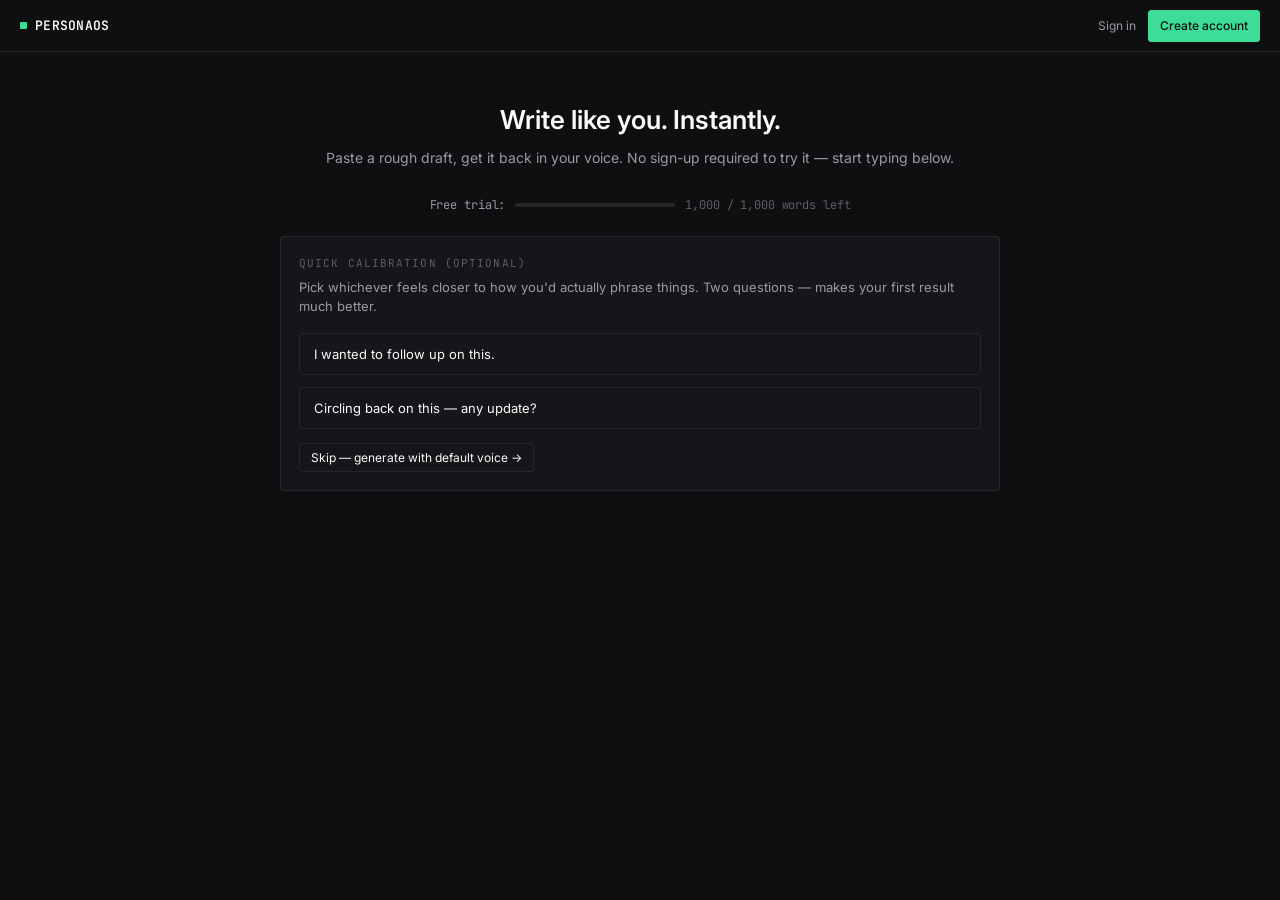
<file: index.html>
<!DOCTYPE html>
<html lang="en">
<head>
<meta charset="UTF-8" />
<meta name="viewport" content="width=device-width, initial-scale=1.0" />
<title>PersonaOS — Write like you, instantly</title>
<link rel="preconnect" href="https://fonts.googleapis.com">
<link href="https://fonts.googleapis.com/css2?family=Inter:wght@400;500;600&family=JetBrains+Mono:wght@400;500;600&display=swap" rel="stylesheet">
<link rel="stylesheet" href="css/style.css" />
<style>
  .landing-shell { max-width: 760px; margin: 0 auto; padding: 48px 20px 80px; }
  .landing-hero { text-align: center; margin-bottom: 28px; }
  .landing-hero h1 { font-size: 26px; font-weight: 600; margin-bottom: 8px; }
  .landing-hero p { font-size: 14px; }

  .trial-pill {
    display: flex; align-items: center; gap: 10px; justify-content: center;
    font-size: 12px; margin-bottom: 22px;
  }
  .trial-track { width: 160px; height: 4px; background: var(--border); border-radius: 2px; overflow: hidden; }
  .trial-fill { height: 100%; background: var(--accent); width: 0%; transition: width 0.2s; }
  .trial-fill.warn { background: var(--danger); }

  #miniOnboard .pair-option { text-align: left; justify-content: flex-start; padding: 12px 14px; }

  textarea#landingInput { height: 160px; font-size: 14.5px; line-height: 1.6; }
  #landingOutput { white-space: pre-wrap; font-size: 14.5px; line-height: 1.7; padding: 16px; }

  .modal-backdrop {
    position: fixed; inset: 0; background: rgba(0,0,0,0.65);
    display: none; align-items: center; justify-content: center; z-index: 50; padding: 20px;
  }
  .modal-box { width: 100%; max-width: 460px; padding: 26px; }
  .plan-grid { display: grid; grid-template-columns: 1fr 1fr; gap: 10px; margin: 18px 0; }
  .plan-card { padding: 14px; text-align: left; }
  .plan-card .plan-price { font-size: 18px; font-weight: 600; margin: 4px 0; }
</style>
</head>
<body data-page="landing">

  <div class="topbar">
    <div class="logo mono"><span class="dot"></span>PERSONAOS</div>
    <nav></nav>
    <div class="flex gap-sm center">
      <a href="login.html" class="dim" style="font-size:12px">Sign in</a>
      <a href="login.html?mode=register" class="btn btn-primary btn-sm">Create account</a>
    </div>
  </div>

  <div class="landing-shell">

    <div class="landing-hero">
      <h1>Write like you. Instantly.</h1>
      <p class="dim">Paste a rough draft, get it back in your voice. No sign-up required to try it — start typing below.</p>
    </div>

    <div class="trial-pill mono">
      <span class="dim">Free trial:</span>
      <span class="trial-track"><span id="trialFill" class="trial-fill"></span></span>
      <span id="trialLabel" class="faint">1,000 words free</span>
    </div>

    <!-- MINI ONBOARDING — shown once, before first generation -->
    <div id="miniOnboard" class="panel sharp panel-body" style="margin-bottom:18px">
      <p class="eyebrow" style="margin-bottom:6px">Quick calibration (optional)</p>
      <p class="dim" style="font-size:13px;margin-bottom:16px">Pick whichever feels closer to how you'd actually phrase things. Two questions — makes your first result much better.</p>
      <div id="pairContainer" class="flex-col gap-sm"></div>
      <button id="skipOnboard" class="btn btn-ghost btn-sm" style="margin-top:14px">Skip — generate with default voice →</button>
    </div>

    <!-- GENERATE PANEL -->
    <div id="generatePanel" class="panel sharp" style="display:none">
      <div class="panel-header">
        <h3 style="font-size:13px">Dump your draft</h3>
        <span id="inputCount" class="mono faint" style="font-size:12px">0 words</span>
      </div>
      <div class="panel-body">
        <textarea id="landingInput" placeholder="Don't write it well — just write it. We'll polish it in your voice."></textarea>
      </div>
      <div class="flex between center" style="padding:14px 18px;border-top:1px solid var(--border)">
        <select id="formatSelect" style="padding:7px 10px;font-size:12px">
          <option value="email">Email</option>
          <option value="post">Social Post</option>
          <option value="message">Message</option>
          <option value="report">Report</option>
        </select>
        <button id="generateBtn" class="btn btn-primary">Generate →</button>
      </div>
    </div>

    <div id="outputWrap" style="display:none;margin-top:18px">
      <div class="panel sharp">
        <div class="panel-header"><h3 style="font-size:13px">Your draft, in your voice</h3></div>
        <div id="landingOutput"></div>
      </div>
      <div class="flex center" style="margin-top:16px">
        <a href="login.html?mode=register" class="btn btn-primary btn-block" style="max-width:340px">Sign up free — save this + claim 500 bonus words →</a>
      </div>
    </div>

  </div>

  <!-- PRICING / SOFT-GATE MODAL -->
  <div id="pricingModal" class="modal-backdrop">
    <div class="panel sharp modal-box">
      <h3 style="font-size:16px;margin-bottom:4px">You've used your 1,000 free words</h3>
      <p class="dim" style="font-size:13px">Create a free account to keep going — you'll get <strong>500 bonus words</strong> immediately, and your draft + calibration carry over.</p>

      <div class="plan-grid">
        <div class="panel sharp plan-card">
          <div class="eyebrow">Starter</div>
          <div class="plan-price">$5</div>
          <div class="dim" style="font-size:12px">10,000 words, one-time pack</div>
        </div>
        <div class="panel sharp plan-card">
          <div class="eyebrow">Creator</div>
          <div class="plan-price">$10</div>
          <div class="dim" style="font-size:12px">25,000 words, one-time pack</div>
        </div>
        <div class="panel sharp plan-card" style="grid-column:1/-1;border-color:var(--accent)">
          <div class="eyebrow accent">Pro</div>
          <div class="plan-price">$15<span class="faint" style="font-size:12px">/mo</span></div>
          <div class="dim" style="font-size:12px">30,000 words every month, multiple personas</div>
        </div>
      </div>

      <a href="login.html?mode=register" class="btn btn-primary btn-block">Create free account →</a>
      <button id="closePricing" class="btn btn-ghost btn-block" style="margin-top:8px">Not now</button>
    </div>
  </div>

  <script src="js/config.js"></script>
  <script src="js/api.js"></script>
  <script src="js/landing.js"></script>
  <script src="js/engine.js"></script>
</body>
</html>
</file>
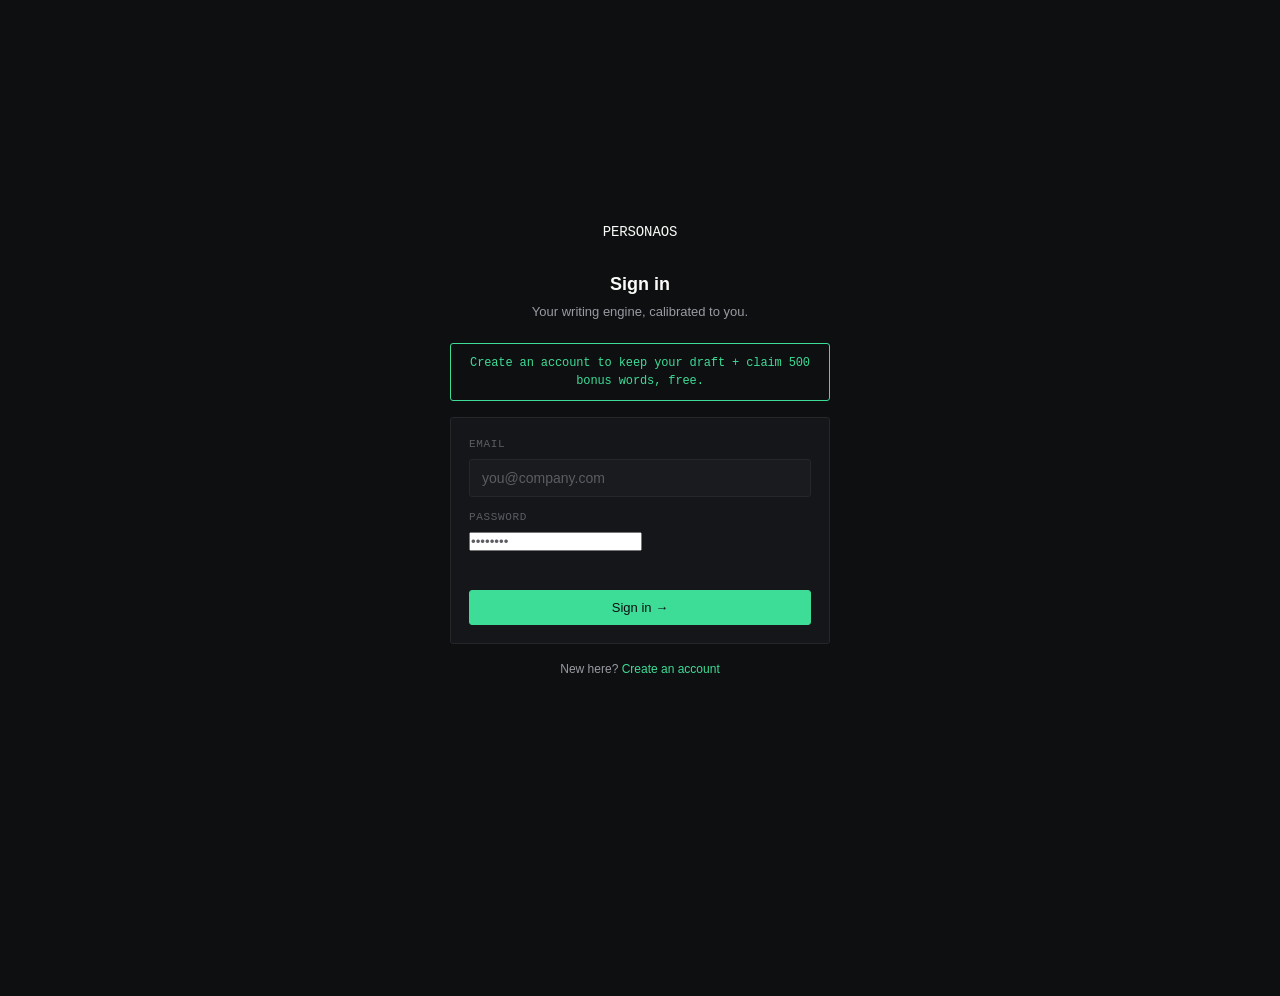
<file: dashboard.html>
<!DOCTYPE html>
<html lang="en">
<head>
<meta charset="UTF-8" />
<meta name="viewport" content="width=device-width, initial-scale=1.0" />
<title>PersonaOS — Dashboard</title>
<link rel="preconnect" href="https://fonts.googleapis.com">
<link href="https://fonts.googleapis.com/css2?family=Inter:wght@400;500;600&family=JetBrains+Mono:wght@400;500;600&display=swap" rel="stylesheet">
<link rel="stylesheet" href="css/style.css" />
<style>
  .dash-grid {
    max-width: 980px;
    margin: 0 auto;
    padding: 32px 24px 60px;
    display: grid;
    grid-template-columns: 1fr 1fr;
    gap: 18px;
  }
  .dash-grid .span-2 { grid-column: 1 / -1; }
  @media (max-width: 760px) { .dash-grid { grid-template-columns: 1fr; } }
</style>
</head>
<body data-page="dashboard">

  <div class="app-shell">
    <div class="topbar">
      <div class="logo mono"><span class="dot"></span>PERSONAOS</div>
      <nav>
        <a href="workspace.html" data-nav="workspace">Workspace</a>
        <a href="dashboard.html" data-nav="dashboard" class="active">Dashboard</a>
        <a href="settings.html" data-nav="settings">Settings</a>
      </nav>
      <div class="flex gap-sm center">
        <div class="balance-pill mono" data-balance-pill></div>
        <a href="#" data-logout class="dim" style="font-size:12px">Sign out</a>
      </div>
    </div>

    <div id="dashboardRoot" class="dash-grid">

      <!-- Profile Strength -->
      <div class="panel sharp panel-body">
        <div class="stat-label">Profile Strength</div>
        <div id="strengthBig" class="stat-big accent">—</div>
        <div id="sparklineHolder" style="margin-top:14px"></div>
        <p class="dim" style="font-size:12px;margin-top:8px">Climbs each time you lock in a rewrite.</p>
      </div>

      <!-- Usage -->
      <div class="panel sharp panel-body">
        <div class="flex between center" style="margin-bottom:2px">
          <div class="stat-label">Usage This Cycle</div>
          <span id="usageTier" class="badge">—</span>
        </div>
        <div class="usage-row">
          <span class="mono"><span id="usageUsed">0</span> used</span>
          <span class="mono"><span id="usageCap">0</span> cap</span>
        </div>
        <div class="usage-track"><div id="usageFill" class="usage-fill" style="width:0%"></div></div>
        <a href="settings.html" class="dim" style="font-size:12px">Manage plan →</a>
      </div>

      <!-- Radar chart -->
      <div class="panel sharp span-2">
        <div class="panel-header">
          <h3>Calibration Chart</h3>
          <span class="eyebrow">Formality · Directness · Warmth · Variance · Vocab</span>
        </div>
        <div class="panel-body" style="display:flex;justify-content:center">
          <div id="radarHolder" style="width:300px;height:300px"></div>
        </div>
      </div>

      <!-- Consistency log -->
      <div class="panel sharp span-2">
        <div class="panel-header">
          <h3>Consistency Log</h3>
          <span class="eyebrow">What taught the model what</span>
        </div>
        <div id="calLog"></div>
      </div>

    </div>
  </div>

  <script src="js/config.js"></script>
  <script src="js/api.js"></script>
  <script src="js/engine.js"></script>
</body>
</html>
</file>
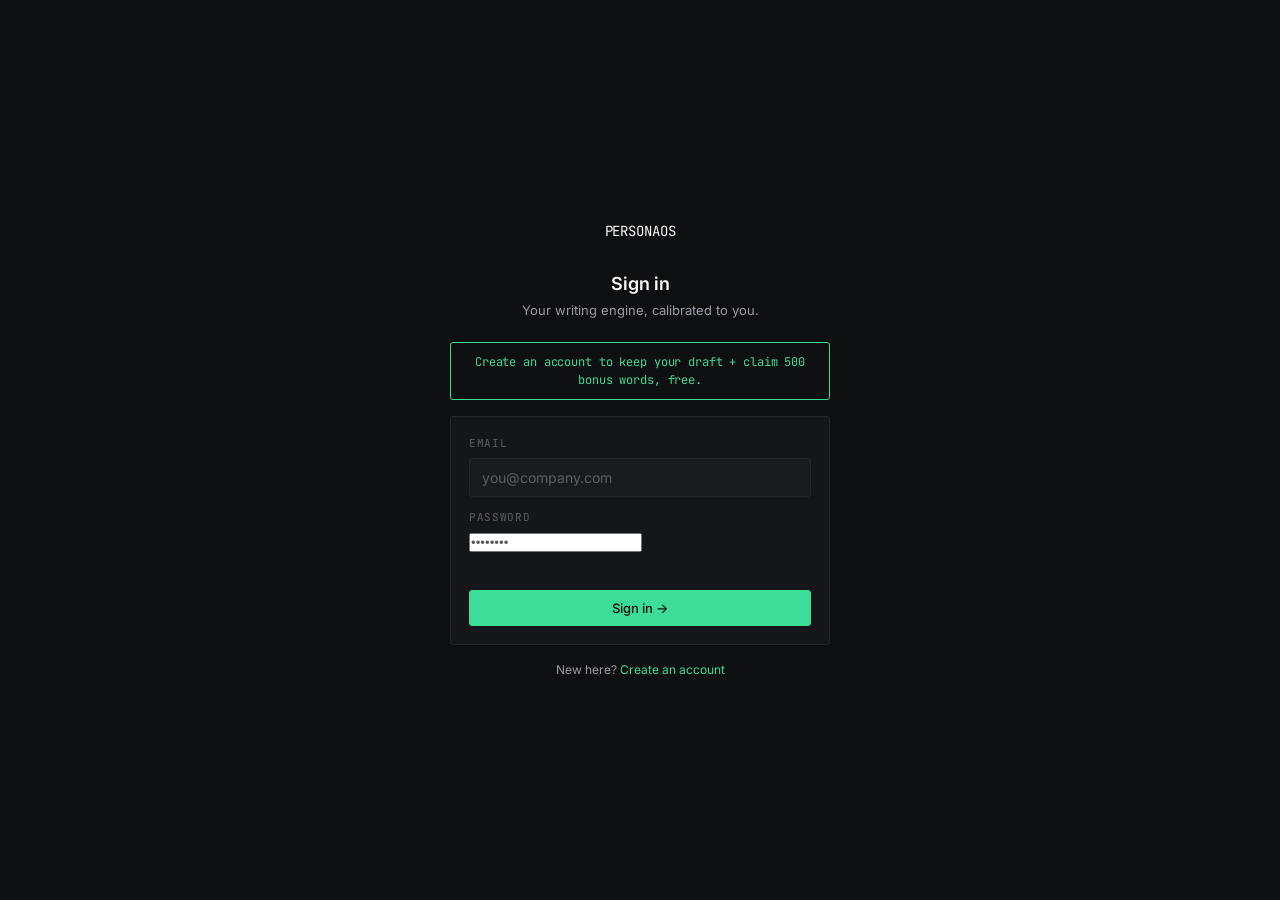
<file: login.html>
<!DOCTYPE html>
<html lang="en">
<head>
<meta charset="UTF-8" />
<meta name="viewport" content="width=device-width, initial-scale=1.0" />
<title>PersonaOS — Sign In</title>
<link rel="preconnect" href="https://fonts.googleapis.com">
<link href="https://fonts.googleapis.com/css2?family=Inter:wght@400;500;600&family=JetBrains+Mono:wght@400;500;600&display=swap" rel="stylesheet">
<link rel="stylesheet" href="css/style.css" />
<style>
  .login-shell {
    min-height: 100vh;
    display: flex;
    align-items: center;
    justify-content: center;
    padding: 40px 20px;
  }
  .login-card { width: 100%; max-width: 380px; }
</style>
</head>
<body data-page="login">

  <div class="login-shell">
    <div class="login-card">

      <div class="logo mono" style="margin-bottom:28px;justify-content:center;display:flex">
        <span class="dot"></span>PERSONAOS
      </div>

      <h1 id="formTitle" style="font-size:18px;font-weight:600;margin-bottom:4px;text-align:center">Sign in</h1>
      <p class="dim" style="font-size:13px;margin-bottom:22px;text-align:center">Your writing engine, calibrated to you.</p>

      <p id="bonusBanner" class="mono" style="display:none;font-size:12px;text-align:center;margin-bottom:16px;padding:10px;border:1px solid var(--accent);color:var(--accent);border-radius:var(--radius)">
        Create an account to keep your draft + claim 500 bonus words, free.
      </p>

      <div class="panel sharp panel-body flex-col gap-sm">
        <div>
          <label class="field-label">Email</label>
          <input type="text" id="emailInput" placeholder="you@company.com" autocomplete="username" />
        </div>
        <div>
          <label class="field-label">Password</label>
          <input type="password" id="passwordInput" placeholder="••••••••" autocomplete="current-password" />
        </div>
        <div id="authError" class="danger mono" style="font-size:12px;min-height:14px"></div>
        <button id="submitBtn" class="btn btn-primary btn-block">Sign in →</button>
      </div>

      <p class="dim" style="font-size:12px;margin-top:16px;text-align:center">
        <span id="toggleText">New here?</span>
        <a href="#" id="toggleModeLink" class="accent">Create an account</a>
      </p>

    </div>
  </div>

  <script src="js/config.js"></script>
  <script src="js/api.js"></script>
  <script>
    let mode = "login";

    const titleEl = document.getElementById("formTitle");
    const toggleText = document.getElementById("toggleText");
    const toggleLink = document.getElementById("toggleModeLink");
    const submitBtn = document.getElementById("submitBtn");
    const errorEl = document.getElementById("authError");
    const emailInput = document.getElementById("emailInput");
    const passwordInput = document.getElementById("passwordInput");
    const bonusBanner = document.getElementById("bonusBanner");

    // Show the bonus-words banner whenever there's an unclaimed trial
    // session sitting in localStorage from the landing page.
    if (localStorage.getItem("personaos_anon_session")) {
      bonusBanner.style.display = "block";
    }

    function setMode(next) {
      mode = next;
      errorEl.textContent = "";
      if (mode === "login") {
        titleEl.textContent = "Sign in";
        submitBtn.textContent = "Sign in →";
        toggleText.textContent = "New here?";
        toggleLink.textContent = "Create an account";
      } else {
        titleEl.textContent = "Create your account";
        submitBtn.textContent = "Create account →";
        toggleText.textContent = "Already have one?";
        toggleLink.textContent = "Sign in";
      }
    }

    toggleLink.addEventListener("click", (e) => {
      e.preventDefault();
      setMode(mode === "login" ? "register" : "login");
    });

    function submit() {
      const email = emailInput.value.trim();
      const password = passwordInput.value;
      errorEl.textContent = "";

      if (!email || password.length < 8) {
        errorEl.textContent = "Enter a valid email and an 8+ character password.";
        return;
      }

      submitBtn.disabled = true;
      submitBtn.textContent = "Working…";

      const call = mode === "login" ? PersonaAPI.login(email, password) : PersonaAPI.register(email, password);

      call
        .then(() => {
          // Whether register or login, the destination is decided the same
          // way: if the profile already has a strength score (either from
          // resuming an existing account, or because register() just
          // migrated a pre-signup anon trial's calibration), skip straight
          // to the Workspace instead of re-running onboarding.
          return PersonaAPI.getProfile().then((profile) => {
            window.location.href = profile.strength > 0 ? "workspace.html" : "onboarding.html";
          });
        })
        .catch((err) => {
          errorEl.textContent = err.message || "Something went wrong.";
        })
        .finally(() => {
          submitBtn.disabled = false;
          setMode(mode); // restores correct button label
        });
    }

    submitBtn.addEventListener("click", submit);
    passwordInput.addEventListener("keydown", (e) => {
      if (e.key === "Enter") submit();
    });

    const params = new URLSearchParams(window.location.search);
    if (params.get("mode") === "register") setMode("register");
  </script>
</body>
</html>
</file>
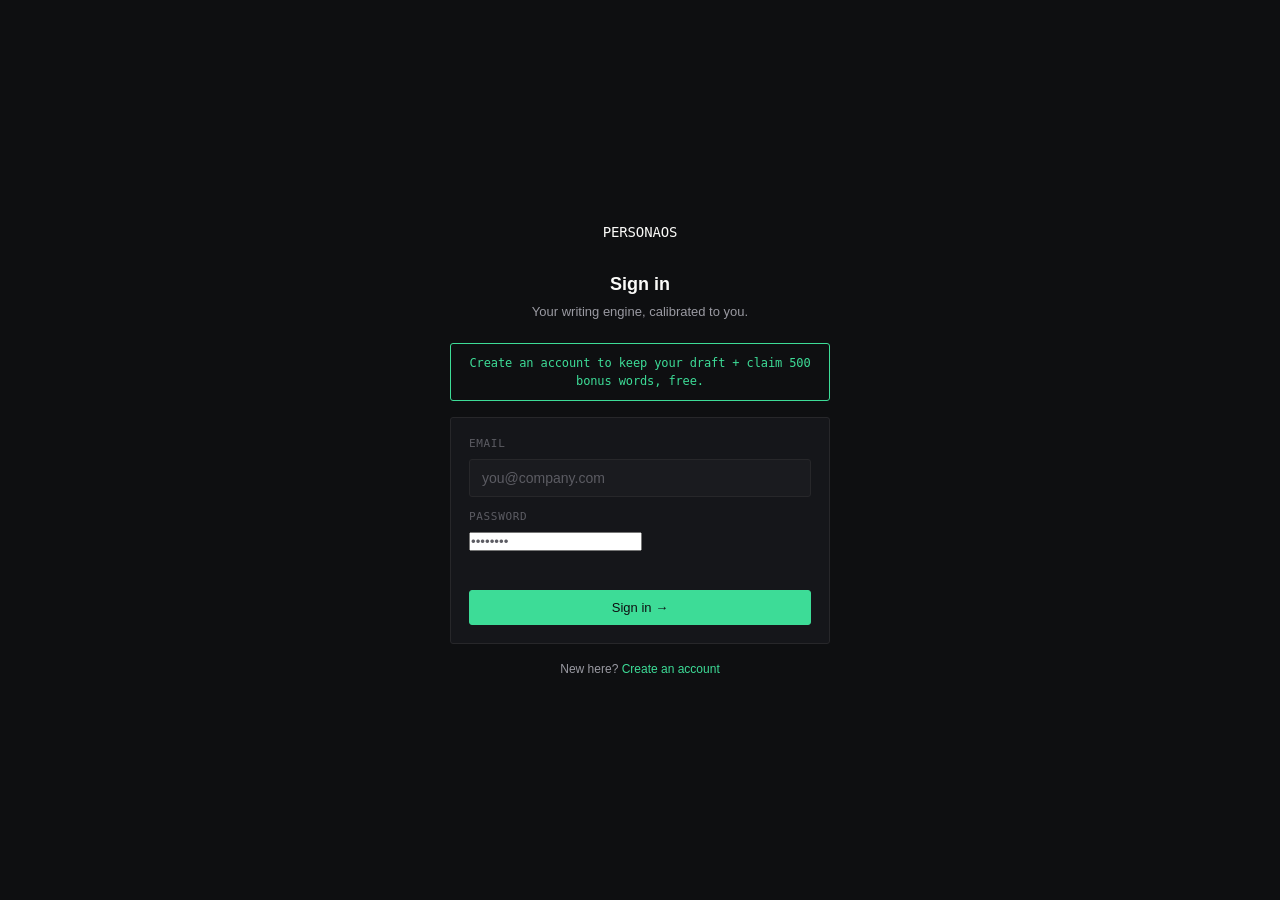
<file: onboarding.html>
<!DOCTYPE html>
<html lang="en">
<head>
<meta charset="UTF-8" />
<meta name="viewport" content="width=device-width, initial-scale=1.0" />
<title>PersonaOS — Calibration</title>
<link rel="preconnect" href="https://fonts.googleapis.com">
<link href="https://fonts.googleapis.com/css2?family=Inter:wght@400;500;600&family=JetBrains+Mono:wght@400;500;600&display=swap" rel="stylesheet">
<link rel="stylesheet" href="css/style.css" />
<style>
  .onboard-shell {
    min-height: 100vh;
    display: flex;
    align-items: center;
    justify-content: center;
    padding: 40px 20px;
  }
  .onboard-card {
    width: 100%;
    max-width: 520px;
  }
  .progress-track {
    height: 2px;
    background: var(--border);
    margin-bottom: 28px;
  }
  .progress-fill {
    height: 100%;
    background: var(--accent);
    width: 33%;
    transition: width 0.25s linear;
  }
  textarea#ingestText { height: 200px; font-family: var(--font-mono); font-size: 13px; }
</style>
</head>
<body data-page="onboarding">

  <div class="onboard-shell">
    <div class="onboard-card">

      <div class="flex between center" style="margin-bottom:18px">
        <div class="logo mono"><span class="dot"></span>PERSONAOS</div>
        <span id="progressLabel" class="eyebrow">Step 1 of 3</span>
      </div>

      <div class="progress-track sharp"><div id="progressFill" class="progress-fill"></div></div>

      <!-- STEP 1 — INGEST -->
      <div data-step="1">
        <h1 style="font-size:20px;font-weight:600;margin-bottom:6px">Show us how you write.</h1>
        <p class="dim" style="margin-bottom:20px;font-size:13px">
          Paste a few past emails, posts, or messages. We're analyzing structure — sentence
          length, vocabulary, cadence — not content.
        </p>
        <div class="panel sharp" style="padding:2px">
          <textarea id="ingestText" placeholder="Paste your writing here. The more natural, the better — unedited drafts work best."></textarea>
        </div>
        <div class="flex between center" style="margin-top:10px">
          <span id="ingestCount" class="mono faint" style="font-size:12px">0 words ingested</span>
          <span class="mono faint" style="font-size:12px">Minimum 40 words</span>
        </div>
        <button id="toStep2" class="btn btn-primary btn-block" style="margin-top:20px" disabled>
          Continue →
        </button>
      </div>

      <!-- STEP 2 — CALIBRATION MCQs -->
      <div data-step="2" style="display:none">
        <h1 style="font-size:20px;font-weight:600;margin-bottom:6px">Quick calibration.</h1>
        <p class="dim" style="margin-bottom:20px;font-size:13px">
          Four forced choices, pulled from real phrasing. Pick whichever feels more like you —
          there's no wrong answer.
        </p>
        <div id="pairContainer" class="panel sharp panel-body"></div>
        <button id="toStep3" class="btn btn-primary btn-block" style="margin-top:20px" disabled>
          Reveal my profile →
        </button>
      </div>

      <!-- STEP 3 — PROFILE REVEAL -->
      <div data-step="3" style="display:none">
        <h1 style="font-size:20px;font-weight:600;margin-bottom:6px">Your Voice Profile is live.</h1>
        <p class="dim" style="margin-bottom:20px;font-size:13px">
          This is your starting calibration. It sharpens every time you lock in a rewrite.
        </p>

        <div class="panel sharp" style="padding:20px;text-align:center;margin-bottom:16px">
          <div class="stat-label">Profile Strength</div>
          <div id="strengthValue" class="stat-big accent">41%</div>
        </div>

        <div class="panel sharp" style="padding:10px 0 4px;display:flex;justify-content:center">
          <div id="radarHolder" style="width:260px;height:260px"></div>
        </div>

        <button id="finishOnboarding" class="btn btn-primary btn-block" style="margin-top:20px">
          Enter Workspace →
        </button>
      </div>

    </div>
  </div>

  <script src="js/config.js"></script>
  <script src="js/api.js"></script>
  <script src="js/engine.js"></script>
</body>
</html>
</file>
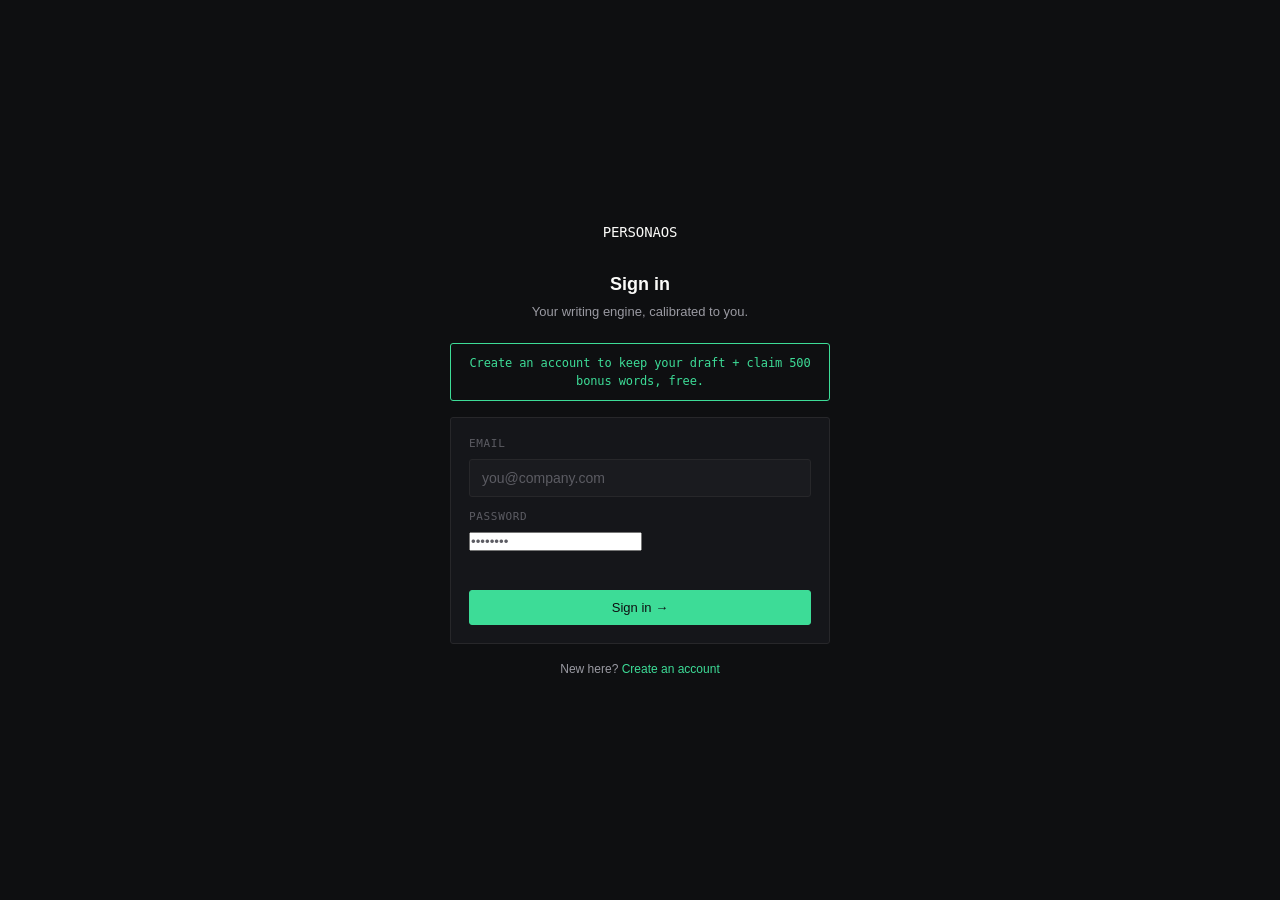
<file: settings.html>
<!DOCTYPE html>
<html lang="en">
<head>
<meta charset="UTF-8" />
<meta name="viewport" content="width=device-width, initial-scale=1.0" />
<title>PersonaOS — Settings</title>
<link rel="preconnect" href="https://fonts.googleapis.com">
<link href="https://fonts.googleapis.com/css2?family=Inter:wght@400;500;600&family=JetBrains+Mono:wght@400;500;600&display=swap" rel="stylesheet">
<link rel="stylesheet" href="css/style.css" />
<style>
  .settings-col {
    max-width: 680px;
    margin: 0 auto;
    padding: 32px 24px 60px;
    display: flex;
    flex-direction: column;
    gap: 18px;
  }
  .modal-backdrop {
    position: fixed; inset: 0;
    background: rgba(0,0,0,0.6);
    display: none;
    align-items: center;
    justify-content: center;
    z-index: 50;
  }
  .modal-box { width: 100%; max-width: 380px; padding: 22px; }
</style>
</head>
<body data-page="settings">

  <div class="app-shell">
    <div class="topbar">
      <div class="logo mono"><span class="dot"></span>PERSONAOS</div>
      <nav>
        <a href="workspace.html" data-nav="workspace">Workspace</a>
        <a href="dashboard.html" data-nav="dashboard">Dashboard</a>
        <a href="settings.html" data-nav="settings" class="active">Settings</a>
      </nav>
      <div class="flex gap-sm center">
        <div class="balance-pill mono" data-balance-pill></div>
        <a href="#" data-logout class="dim" style="font-size:12px">Sign out</a>
      </div>
    </div>

    <div class="settings-col">

      <div>
        <h1 style="font-size:18px;font-weight:600;margin-bottom:4px">Data &amp; Privacy</h1>
        <p class="dim" style="font-size:13px">Your writing. Your profile. Export or delete it at any time.</p>
      </div>

      <!-- Source texts -->
      <div class="panel sharp">
        <div class="panel-header">
          <h3>Source Text on File</h3>
          <span class="eyebrow">Used to train your profile</span>
        </div>
        <div id="sourceList"></div>
      </div>

      <!-- Export -->
      <div class="panel sharp panel-body flex between center">
        <div>
          <h3 style="font-size:13px;font-weight:500;margin-bottom:4px">Export Voice Profile</h3>
          <p class="dim" style="font-size:12px">Download your full profile as a JSON file.</p>
        </div>
        <button id="exportBtn" class="btn btn-ghost">Export .json</button>
      </div>

      <!-- Delete -->
      <div class="panel sharp panel-body flex between center" style="border-color:var(--danger)">
        <div>
          <h3 style="font-size:13px;font-weight:500;margin-bottom:4px">Delete Profile</h3>
          <p class="dim" style="font-size:12px">Permanently erases your Voice Profile and source text. Cannot be undone.</p>
        </div>
        <button id="deleteBtn" class="btn btn-danger">Delete</button>
      </div>

      <!-- Billing -->
      <div class="panel sharp">
        <div class="panel-header"><h3>Plan</h3></div>
        <div class="panel-body" style="display:flex;gap:10px;flex-wrap:wrap">
          <button class="btn" onclick="PersonaAPI.upgradeTier('free').then(()=>location.reload())">Free</button>
          <button class="btn" onclick="PersonaAPI.upgradeTier('starter').then(()=>location.reload())">Starter — $5</button>
          <button class="btn" onclick="PersonaAPI.upgradeTier('creator').then(()=>location.reload())">Creator — $10</button>
          <button class="btn btn-primary" onclick="PersonaAPI.upgradeTier('pro').then(()=>location.reload())">Pro — $15/mo</button>
        </div>
      </div>

    </div>
  </div>

  <!-- Delete confirmation modal -->
  <div id="deleteModal" class="modal-backdrop">
    <div class="panel sharp modal-box">
      <h3 style="font-size:14px;margin-bottom:8px">Delete your Voice Profile?</h3>
      <p class="dim" style="font-size:12px;margin-bottom:18px">
        This removes your calibration history, source text, and strength score. You'll start over from onboarding.
      </p>
      <div class="flex gap-sm">
        <button id="cancelDelete" class="btn btn-ghost btn-block">Cancel</button>
        <button id="confirmDelete" class="btn btn-danger btn-block">Delete permanently</button>
      </div>
    </div>
  </div>

  <script src="js/config.js"></script>
  <script src="js/api.js"></script>
  <script src="js/engine.js"></script>
</body>
</html>
</file>
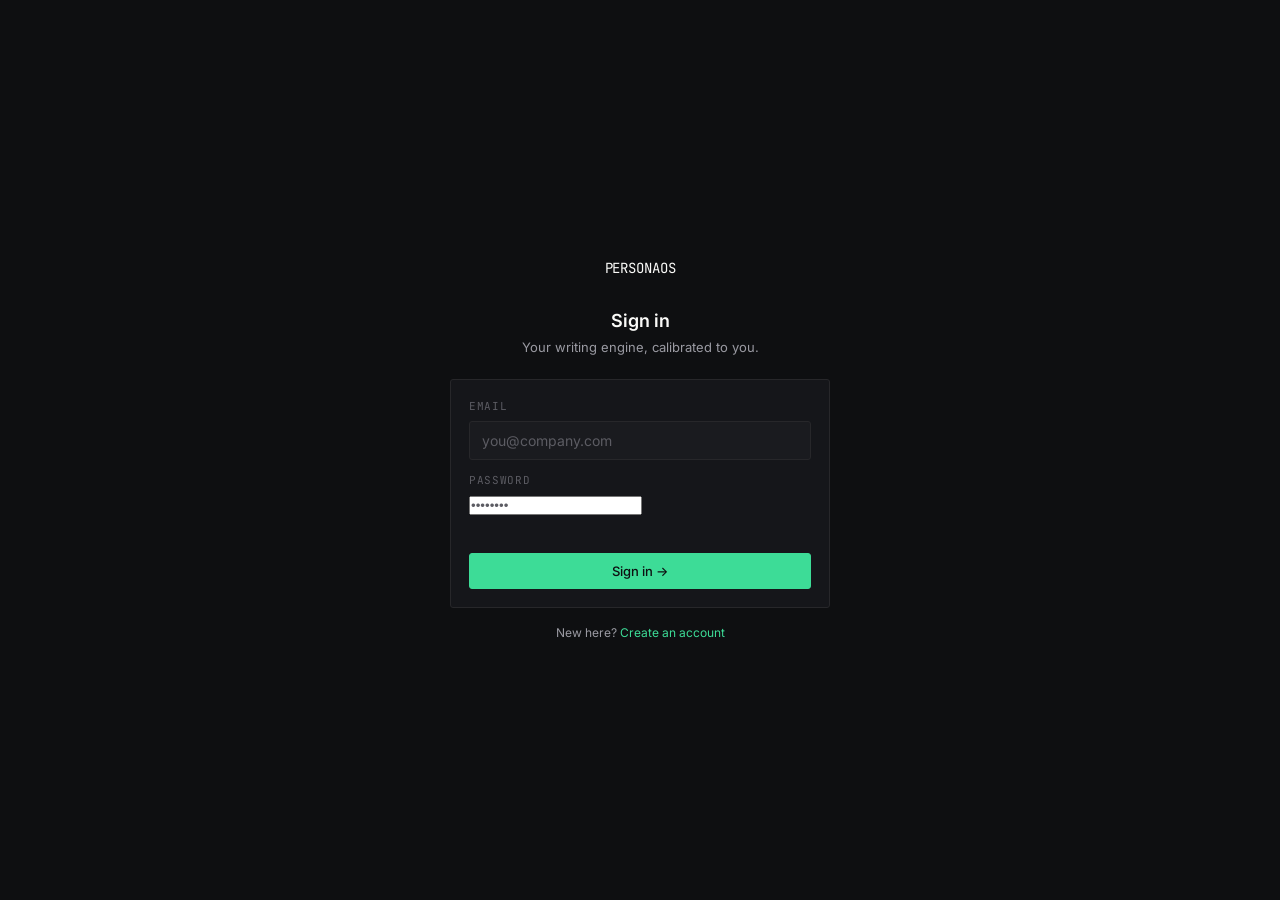
<file: personaos/dashboard.html>
<!DOCTYPE html>
<html lang="en">
<head>
<meta charset="UTF-8" />
<meta name="viewport" content="width=device-width, initial-scale=1.0" />
<title>PersonaOS — Dashboard</title>
<link rel="preconnect" href="https://fonts.googleapis.com">
<link href="https://fonts.googleapis.com/css2?family=Inter:wght@400;500;600&family=JetBrains+Mono:wght@400;500;600&display=swap" rel="stylesheet">
<link rel="stylesheet" href="css/style.css" />
<style>
  .dash-grid {
    max-width: 980px;
    margin: 0 auto;
    padding: 32px 24px 60px;
    display: grid;
    grid-template-columns: 1fr 1fr;
    gap: 18px;
  }
  .dash-grid .span-2 { grid-column: 1 / -1; }
  @media (max-width: 760px) { .dash-grid { grid-template-columns: 1fr; } }
</style>
</head>
<body data-page="dashboard">

  <div class="app-shell">
    <div class="topbar">
      <div class="logo mono"><span class="dot"></span>PERSONAOS</div>
      <nav>
        <a href="index.html" data-nav="workspace">Workspace</a>
        <a href="dashboard.html" data-nav="dashboard" class="active">Dashboard</a>
        <a href="settings.html" data-nav="settings">Settings</a>
      </nav>
      <div class="flex gap-sm center">
        <div class="balance-pill mono" data-balance-pill></div>
        <a href="#" data-logout class="dim" style="font-size:12px">Sign out</a>
      </div>
    </div>

    <div id="dashboardRoot" class="dash-grid">

      <!-- Profile Strength -->
      <div class="panel sharp panel-body">
        <div class="stat-label">Profile Strength</div>
        <div id="strengthBig" class="stat-big accent">—</div>
        <div id="sparklineHolder" style="margin-top:14px"></div>
        <p class="dim" style="font-size:12px;margin-top:8px">Climbs each time you lock in a rewrite.</p>
      </div>

      <!-- Usage -->
      <div class="panel sharp panel-body">
        <div class="flex between center" style="margin-bottom:2px">
          <div class="stat-label">Usage This Cycle</div>
          <span id="usageTier" class="badge">—</span>
        </div>
        <div class="usage-row">
          <span class="mono"><span id="usageUsed">0</span> used</span>
          <span class="mono"><span id="usageCap">0</span> cap</span>
        </div>
        <div class="usage-track"><div id="usageFill" class="usage-fill" style="width:0%"></div></div>
        <a href="settings.html" class="dim" style="font-size:12px">Manage plan →</a>
      </div>

      <!-- Radar chart -->
      <div class="panel sharp span-2">
        <div class="panel-header">
          <h3>Calibration Chart</h3>
          <span class="eyebrow">Formality · Directness · Warmth · Variance · Vocab</span>
        </div>
        <div class="panel-body" style="display:flex;justify-content:center">
          <div id="radarHolder" style="width:300px;height:300px"></div>
        </div>
      </div>

      <!-- Consistency log -->
      <div class="panel sharp span-2">
        <div class="panel-header">
          <h3>Consistency Log</h3>
          <span class="eyebrow">What taught the model what</span>
        </div>
        <div id="calLog"></div>
      </div>

    </div>
  </div>

  <script src="js/config.js"></script>
  <script src="js/api.js"></script>
  <script src="js/engine.js"></script>
</body>
</html>
</file>
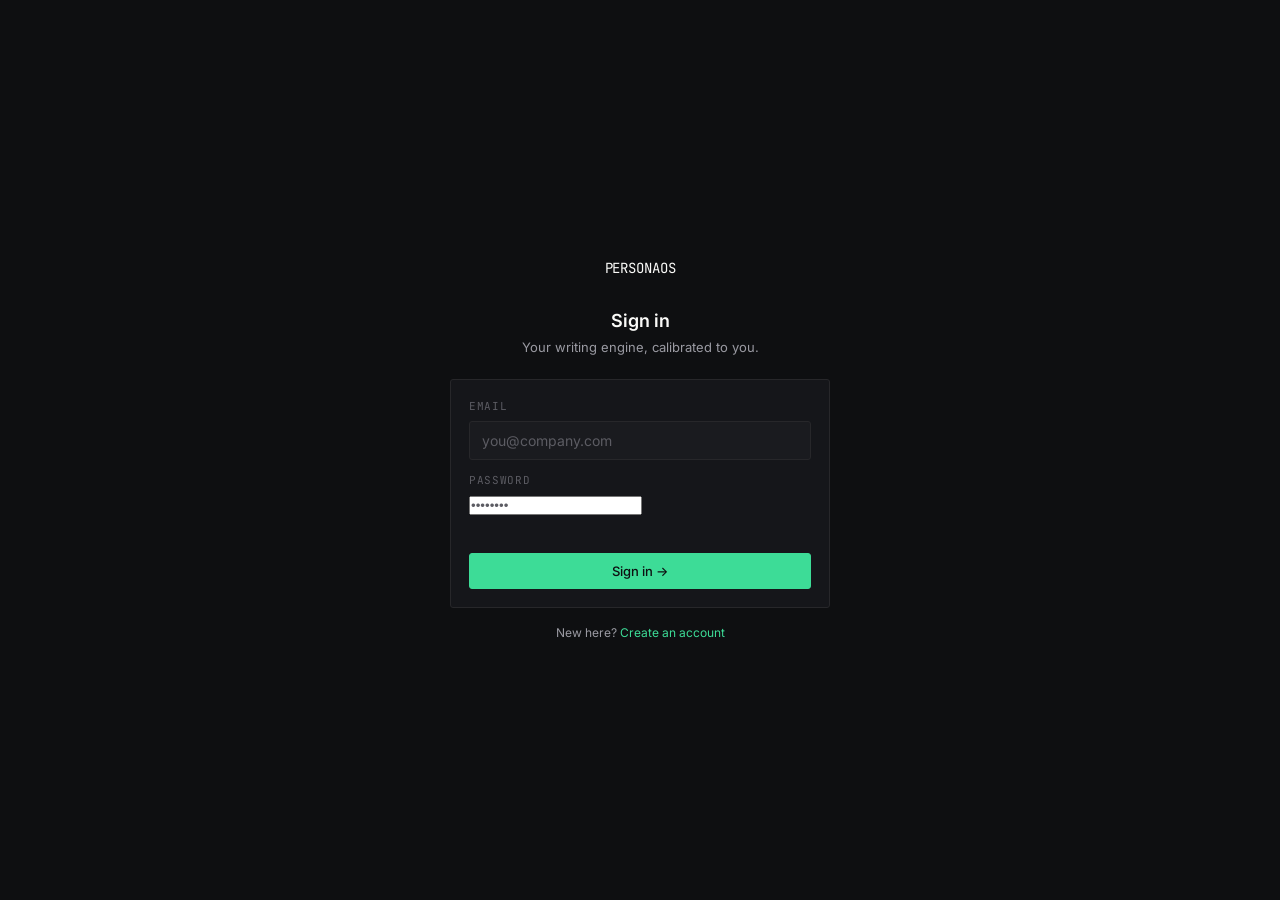
<file: personaos/login.html>
<!DOCTYPE html>
<html lang="en">
<head>
<meta charset="UTF-8" />
<meta name="viewport" content="width=device-width, initial-scale=1.0" />
<title>PersonaOS — Sign In</title>
<link rel="preconnect" href="https://fonts.googleapis.com">
<link href="https://fonts.googleapis.com/css2?family=Inter:wght@400;500;600&family=JetBrains+Mono:wght@400;500;600&display=swap" rel="stylesheet">
<link rel="stylesheet" href="css/style.css" />
<style>
  .login-shell {
    min-height: 100vh;
    display: flex;
    align-items: center;
    justify-content: center;
    padding: 40px 20px;
  }
  .login-card { width: 100%; max-width: 380px; }
</style>
</head>
<body data-page="login">

  <div class="login-shell">
    <div class="login-card">

      <div class="logo mono" style="margin-bottom:28px;justify-content:center;display:flex">
        <span class="dot"></span>PERSONAOS
      </div>

      <h1 id="formTitle" style="font-size:18px;font-weight:600;margin-bottom:4px;text-align:center">Sign in</h1>
      <p class="dim" style="font-size:13px;margin-bottom:22px;text-align:center">Your writing engine, calibrated to you.</p>

      <div class="panel sharp panel-body flex-col gap-sm">
        <div>
          <label class="field-label">Email</label>
          <input type="text" id="emailInput" placeholder="you@company.com" autocomplete="username" />
        </div>
        <div>
          <label class="field-label">Password</label>
          <input type="password" id="passwordInput" placeholder="••••••••" autocomplete="current-password" />
        </div>
        <div id="authError" class="danger mono" style="font-size:12px;min-height:14px"></div>
        <button id="submitBtn" class="btn btn-primary btn-block">Sign in →</button>
      </div>

      <p class="dim" style="font-size:12px;margin-top:16px;text-align:center">
        <span id="toggleText">New here?</span>
        <a href="#" id="toggleModeLink" class="accent">Create an account</a>
      </p>

    </div>
  </div>

  <script src="js/config.js"></script>
  <script src="js/api.js"></script>
  <script>
    let mode = "login";

    const titleEl = document.getElementById("formTitle");
    const toggleText = document.getElementById("toggleText");
    const toggleLink = document.getElementById("toggleModeLink");
    const submitBtn = document.getElementById("submitBtn");
    const errorEl = document.getElementById("authError");
    const emailInput = document.getElementById("emailInput");
    const passwordInput = document.getElementById("passwordInput");

    function setMode(next) {
      mode = next;
      errorEl.textContent = "";
      if (mode === "login") {
        titleEl.textContent = "Sign in";
        submitBtn.textContent = "Sign in →";
        toggleText.textContent = "New here?";
        toggleLink.textContent = "Create an account";
      } else {
        titleEl.textContent = "Create your account";
        submitBtn.textContent = "Create account →";
        toggleText.textContent = "Already have one?";
        toggleLink.textContent = "Sign in";
      }
    }

    toggleLink.addEventListener("click", (e) => {
      e.preventDefault();
      setMode(mode === "login" ? "register" : "login");
    });

    function submit() {
      const email = emailInput.value.trim();
      const password = passwordInput.value;
      errorEl.textContent = "";

      if (!email || password.length < 8) {
        errorEl.textContent = "Enter a valid email and an 8+ character password.";
        return;
      }

      submitBtn.disabled = true;
      submitBtn.textContent = "Working…";

      const call = mode === "login" ? PersonaAPI.login(email, password) : PersonaAPI.register(email, password);

      call
        .then(() => {
          if (mode === "register") {
            window.location.href = "onboarding.html";
            return;
          }
          // Existing user: send them straight to the Workspace if they've
          // already onboarded, otherwise back into the calibration flow.
          return PersonaAPI.getProfile().then((profile) => {
            window.location.href = profile.strength > 0 ? "index.html" : "onboarding.html";
          });
        })
        .catch((err) => {
          errorEl.textContent = err.message || "Something went wrong.";
        })
        .finally(() => {
          submitBtn.disabled = false;
          setMode(mode); // restores correct button label
        });
    }

    submitBtn.addEventListener("click", submit);
    passwordInput.addEventListener("keydown", (e) => {
      if (e.key === "Enter") submit();
    });
  </script>
</body>
</html>
</file>
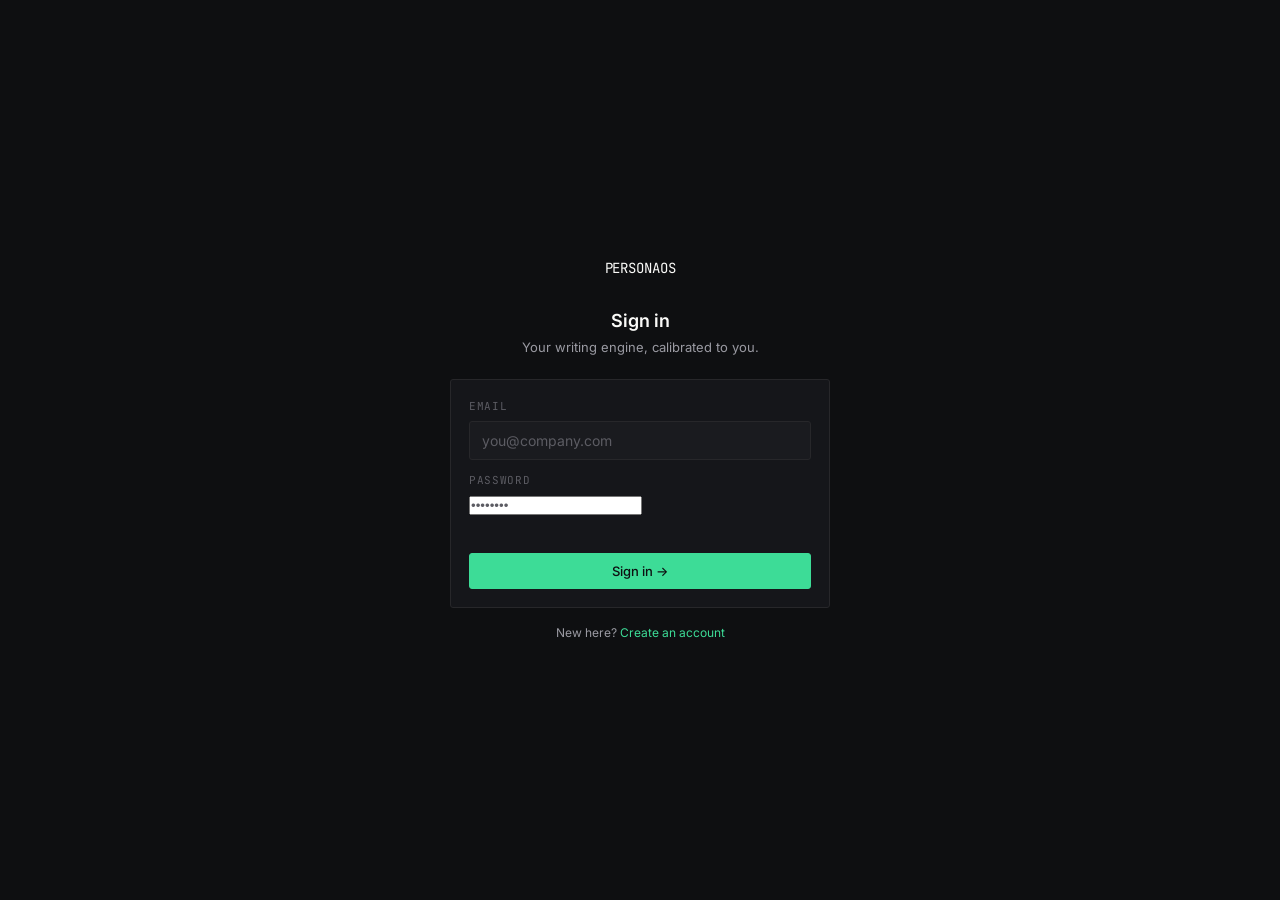
<file: personaos/settings.html>
<!DOCTYPE html>
<html lang="en">
<head>
<meta charset="UTF-8" />
<meta name="viewport" content="width=device-width, initial-scale=1.0" />
<title>PersonaOS — Settings</title>
<link rel="preconnect" href="https://fonts.googleapis.com">
<link href="https://fonts.googleapis.com/css2?family=Inter:wght@400;500;600&family=JetBrains+Mono:wght@400;500;600&display=swap" rel="stylesheet">
<link rel="stylesheet" href="css/style.css" />
<style>
  .settings-col {
    max-width: 680px;
    margin: 0 auto;
    padding: 32px 24px 60px;
    display: flex;
    flex-direction: column;
    gap: 18px;
  }
  .modal-backdrop {
    position: fixed; inset: 0;
    background: rgba(0,0,0,0.6);
    display: none;
    align-items: center;
    justify-content: center;
    z-index: 50;
  }
  .modal-box { width: 100%; max-width: 380px; padding: 22px; }
</style>
</head>
<body data-page="settings">

  <div class="app-shell">
    <div class="topbar">
      <div class="logo mono"><span class="dot"></span>PERSONAOS</div>
      <nav>
        <a href="index.html" data-nav="workspace">Workspace</a>
        <a href="dashboard.html" data-nav="dashboard">Dashboard</a>
        <a href="settings.html" data-nav="settings" class="active">Settings</a>
      </nav>
      <div class="flex gap-sm center">
        <div class="balance-pill mono" data-balance-pill></div>
        <a href="#" data-logout class="dim" style="font-size:12px">Sign out</a>
      </div>
    </div>

    <div class="settings-col">

      <div>
        <h1 style="font-size:18px;font-weight:600;margin-bottom:4px">Data &amp; Privacy</h1>
        <p class="dim" style="font-size:13px">Your writing. Your profile. Export or delete it at any time.</p>
      </div>

      <!-- Source texts -->
      <div class="panel sharp">
        <div class="panel-header">
          <h3>Source Text on File</h3>
          <span class="eyebrow">Used to train your profile</span>
        </div>
        <div id="sourceList"></div>
      </div>

      <!-- Export -->
      <div class="panel sharp panel-body flex between center">
        <div>
          <h3 style="font-size:13px;font-weight:500;margin-bottom:4px">Export Voice Profile</h3>
          <p class="dim" style="font-size:12px">Download your full profile as a JSON file.</p>
        </div>
        <button id="exportBtn" class="btn btn-ghost">Export .json</button>
      </div>

      <!-- Delete -->
      <div class="panel sharp panel-body flex between center" style="border-color:var(--danger)">
        <div>
          <h3 style="font-size:13px;font-weight:500;margin-bottom:4px">Delete Profile</h3>
          <p class="dim" style="font-size:12px">Permanently erases your Voice Profile and source text. Cannot be undone.</p>
        </div>
        <button id="deleteBtn" class="btn btn-danger">Delete</button>
      </div>

      <!-- Billing -->
      <div class="panel sharp">
        <div class="panel-header"><h3>Plan</h3></div>
        <div class="panel-body" style="display:flex;gap:10px;flex-wrap:wrap">
          <button class="btn" onclick="PersonaAPI.upgradeTier('free').then(()=>location.reload())">Free</button>
          <button class="btn" onclick="PersonaAPI.upgradeTier('starter').then(()=>location.reload())">Starter — $5</button>
          <button class="btn" onclick="PersonaAPI.upgradeTier('creator').then(()=>location.reload())">Creator — $10</button>
          <button class="btn btn-primary" onclick="PersonaAPI.upgradeTier('pro').then(()=>location.reload())">Pro — $15/mo</button>
        </div>
      </div>

    </div>
  </div>

  <!-- Delete confirmation modal -->
  <div id="deleteModal" class="modal-backdrop">
    <div class="panel sharp modal-box">
      <h3 style="font-size:14px;margin-bottom:8px">Delete your Voice Profile?</h3>
      <p class="dim" style="font-size:12px;margin-bottom:18px">
        This removes your calibration history, source text, and strength score. You'll start over from onboarding.
      </p>
      <div class="flex gap-sm">
        <button id="cancelDelete" class="btn btn-ghost btn-block">Cancel</button>
        <button id="confirmDelete" class="btn btn-danger btn-block">Delete permanently</button>
      </div>
    </div>
  </div>

  <script src="js/config.js"></script>
  <script src="js/api.js"></script>
  <script src="js/engine.js"></script>
</body>
</html>
</file>
<file: css/style.css>
/* ==========================================================================
   PersonaOS — Global Design System
   Dark-mode IDE aesthetic. Hairlines, sharp corners, one signal accent.
   ========================================================================== */

:root {
  --bg:           #0E0F11;
  --panel:        #15161A;
  --panel-raised: #1A1B1F;
  --border:       #27272A;
  --border-soft:  #1F2023;
  --accent:       #3DDC97;
  --accent-dim:   rgba(61, 220, 151, 0.14);
  --accent-text:  #0E0F11;
  --danger:       #E0524D;
  --danger-dim:   rgba(224, 82, 77, 0.14);
  --text:         #FAFAF8;
  --text-dim:     #9A9AA2;
  --text-faint:   #5C5C63;

  --radius: 3px;
  --font-ui:   'Inter', -apple-system, BlinkMacSystemFont, 'Segoe UI', sans-serif;
  --font-mono: 'JetBrains Mono', 'SF Mono', Consolas, monospace;
}

* { box-sizing: border-box; margin: 0; padding: 0; }
html, body { height: 100%; }

body {
  background: var(--bg);
  color: var(--text);
  font-family: var(--font-ui);
  font-size: 14px;
  line-height: 1.5;
  -webkit-font-smoothing: antialiased;
}

a { color: inherit; text-decoration: none; }
button { font-family: inherit; cursor: pointer; }
ul { list-style: none; }

/* -------------------------------------------------------------------------
   Utilities
   ------------------------------------------------------------------------- */
.mono       { font-family: var(--font-mono); letter-spacing: -0.01em; }
.hairline   { border: 1px solid var(--border); }
.sharp      { border-radius: var(--radius); }
.dim        { color: var(--text-dim); }
.faint      { color: var(--text-faint); }
.accent     { color: var(--accent); }
.danger     { color: var(--danger); }
.flex       { display: flex; }
.flex-col   { display: flex; flex-direction: column; }
.gap-xs { gap: 6px; }  .gap-sm { gap: 12px; } .gap-md { gap: 20px; } .gap-lg { gap: 32px; }
.between    { justify-content: space-between; }
.center     { align-items: center; }
.uppercase  { text-transform: uppercase; letter-spacing: 0.08em; }

.eyebrow {
  font-family: var(--font-mono);
  font-size: 11px;
  text-transform: uppercase;
  letter-spacing: 0.1em;
  color: var(--text-faint);
}

/* -------------------------------------------------------------------------
   App Shell + Topbar
   ------------------------------------------------------------------------- */
.app-shell {
  display: flex;
  flex-direction: column;
  min-height: 100vh;
}

.topbar {
  height: 52px;
  flex-shrink: 0;
  border-bottom: 1px solid var(--border);
  display: flex;
  align-items: center;
  justify-content: space-between;
  padding: 0 20px;
  background: var(--bg);
}

.topbar .logo {
  font-family: var(--font-mono);
  font-weight: 600;
  font-size: 13px;
  letter-spacing: 0.02em;
  display: flex;
  align-items: center;
  gap: 8px;
}
.topbar .logo .dot {
  width: 7px; height: 7px;
  background: var(--accent);
  border-radius: 1px;
  display: inline-block;
}

.topbar nav {
  display: flex;
  gap: 24px;
  height: 100%;
}
.topbar nav a {
  display: flex;
  align-items: center;
  height: 100%;
  font-size: 13px;
  color: var(--text-dim);
  border-bottom: 1px solid transparent;
  transition: color 0.1s linear;
}
.topbar nav a:hover { color: var(--text); }
.topbar nav a.active {
  color: var(--accent);
  border-bottom: 1px solid var(--accent);
}

.balance-pill {
  display: flex;
  align-items: center;
  gap: 10px;
  font-family: var(--font-mono);
  font-size: 12px;
  padding: 6px 10px;
  border: 1px solid var(--border);
  border-radius: var(--radius);
  color: var(--text-dim);
}
.balance-pill .balance-track {
  width: 54px;
  height: 4px;
  background: var(--border-soft);
  border-radius: 2px;
  overflow: hidden;
}
.balance-pill .balance-fill {
  height: 100%;
  background: var(--accent);
}
.balance-pill strong { color: var(--text); font-weight: 500; }

/* -------------------------------------------------------------------------
   Buttons
   ------------------------------------------------------------------------- */
.btn {
  font-size: 13px;
  font-family: var(--font-ui);
  padding: 9px 16px;
  border-radius: var(--radius);
  border: 1px solid var(--border);
  background: var(--panel);
  color: var(--text);
  transition: border-color 0.12s linear, background 0.12s linear;
  display: inline-flex;
  align-items: center;
  gap: 8px;
}
.btn:hover { border-color: var(--text-faint); }
.btn:disabled { opacity: 0.4; cursor: not-allowed; }

.btn-primary {
  background: var(--accent);
  color: var(--accent-text);
  border-color: var(--accent);
  font-weight: 500;
}
.btn-primary:hover { background: #34c489; border-color: #34c489; }

.btn-ghost {
  background: transparent;
}

.btn-danger {
  background: transparent;
  border-color: var(--danger);
  color: var(--danger);
}
.btn-danger:hover { background: var(--danger-dim); }

.btn-sm { padding: 6px 11px; font-size: 12px; }
.btn-block { width: 100%; justify-content: center; }

/* -------------------------------------------------------------------------
   Panels / Cards
   ------------------------------------------------------------------------- */
.panel {
  background: var(--panel);
  border: 1px solid var(--border);
  border-radius: var(--radius);
}
.panel-header {
  padding: 14px 18px;
  border-bottom: 1px solid var(--border);
  display: flex;
  align-items: center;
  justify-content: space-between;
}
.panel-header h3 {
  font-size: 13px;
  font-weight: 500;
}
.panel-body { padding: 18px; }

/* -------------------------------------------------------------------------
   Form elements
   ------------------------------------------------------------------------- */
textarea, input[type="text"], select {
  width: 100%;
  background: var(--panel-raised);
  border: 1px solid var(--border);
  border-radius: var(--radius);
  color: var(--text);
  font-family: var(--font-ui);
  font-size: 14px;
  padding: 10px 12px;
  resize: none;
}
textarea:focus, input:focus, select:focus {
  outline: none;
  border-color: var(--accent);
}
textarea::placeholder, input::placeholder { color: var(--text-faint); }

label.field-label {
  display: block;
  font-family: var(--font-mono);
  font-size: 11px;
  text-transform: uppercase;
  letter-spacing: 0.06em;
  color: var(--text-faint);
  margin-bottom: 6px;
}

input[type="range"] {
  -webkit-appearance: none;
  width: 100%;
  height: 2px;
  background: var(--border);
  border-radius: 1px;
}
input[type="range"]::-webkit-slider-thumb {
  -webkit-appearance: none;
  width: 12px; height: 12px;
  background: var(--accent);
  border-radius: 2px;
  cursor: pointer;
}
input[type="range"]::-moz-range-thumb {
  width: 12px; height: 12px;
  background: var(--accent);
  border: none;
  border-radius: 2px;
  cursor: pointer;
}

/* -------------------------------------------------------------------------
   Calibration Meter (Off / Close / Locked In)
   ------------------------------------------------------------------------- */
.cal-meter {
  display: flex;
  gap: 6px;
}
.cal-meter .seg {
  flex: 1;
  padding: 9px 0;
  text-align: center;
  font-family: var(--font-mono);
  font-size: 11px;
  text-transform: uppercase;
  letter-spacing: 0.06em;
  border: 1px solid var(--border);
  border-radius: var(--radius);
  background: var(--panel-raised);
  color: var(--text-dim);
  transition: all 0.1s linear;
}
.cal-meter .seg:hover { border-color: var(--text-faint); }
.cal-meter .seg.active {
  border-color: var(--accent);
  color: var(--accent);
  background: var(--accent-dim);
}
.cal-meter .seg.active.danger-seg {
  border-color: var(--danger);
  color: var(--danger);
  background: var(--danger-dim);
}

.cal-confirm {
  font-family: var(--font-mono);
  font-size: 11px;
  color: var(--accent);
  height: 14px;
  opacity: 0;
  transition: opacity 0.2s linear;
}
.cal-confirm.show { opacity: 1; }

/* -------------------------------------------------------------------------
   Stat displays
   ------------------------------------------------------------------------- */
.stat-big {
  font-family: var(--font-mono);
  font-size: 56px;
  font-weight: 500;
  line-height: 1;
  letter-spacing: -0.02em;
}
.stat-label {
  font-family: var(--font-mono);
  font-size: 11px;
  text-transform: uppercase;
  letter-spacing: 0.08em;
  color: var(--text-faint);
  margin-bottom: 8px;
}

.usage-track {
  height: 6px;
  background: var(--border-soft);
  border-radius: 2px;
  overflow: hidden;
  margin: 10px 0 8px;
}
.usage-fill { height: 100%; background: var(--accent); }
.usage-row {
  display: flex;
  justify-content: space-between;
  font-family: var(--font-mono);
  font-size: 12px;
  color: var(--text-dim);
}

/* -------------------------------------------------------------------------
   Misc: badges, dividers, scrollbars
   ------------------------------------------------------------------------- */
.badge {
  font-family: var(--font-mono);
  font-size: 10px;
  text-transform: uppercase;
  letter-spacing: 0.06em;
  padding: 3px 7px;
  border-radius: var(--radius);
  border: 1px solid var(--border);
  color: var(--text-dim);
}
.badge-accent { border-color: var(--accent); color: var(--accent); }

.divider { height: 1px; background: var(--border); border: none; }

::-webkit-scrollbar { width: 8px; height: 8px; }
::-webkit-scrollbar-track { background: transparent; }
::-webkit-scrollbar-thumb { background: var(--border); border-radius: 4px; }
::-webkit-scrollbar-thumb:hover { background: var(--text-faint); }

@media (max-width: 880px) {
  .workspace-grid { grid-template-columns: 1fr !important; }
  .left-rail { display: none; }
}
</file>
<file: personaos/css/style.css>
/* ==========================================================================
   PersonaOS — Global Design System
   Dark-mode IDE aesthetic. Hairlines, sharp corners, one signal accent.
   ========================================================================== */

:root {
  --bg:           #0E0F11;
  --panel:        #15161A;
  --panel-raised: #1A1B1F;
  --border:       #27272A;
  --border-soft:  #1F2023;
  --accent:       #3DDC97;
  --accent-dim:   rgba(61, 220, 151, 0.14);
  --accent-text:  #0E0F11;
  --danger:       #E0524D;
  --danger-dim:   rgba(224, 82, 77, 0.14);
  --text:         #FAFAF8;
  --text-dim:     #9A9AA2;
  --text-faint:   #5C5C63;

  --radius: 3px;
  --font-ui:   'Inter', -apple-system, BlinkMacSystemFont, 'Segoe UI', sans-serif;
  --font-mono: 'JetBrains Mono', 'SF Mono', Consolas, monospace;
}

* { box-sizing: border-box; margin: 0; padding: 0; }
html, body { height: 100%; }

body {
  background: var(--bg);
  color: var(--text);
  font-family: var(--font-ui);
  font-size: 14px;
  line-height: 1.5;
  -webkit-font-smoothing: antialiased;
}

a { color: inherit; text-decoration: none; }
button { font-family: inherit; cursor: pointer; }
ul { list-style: none; }

/* -------------------------------------------------------------------------
   Utilities
   ------------------------------------------------------------------------- */
.mono       { font-family: var(--font-mono); letter-spacing: -0.01em; }
.hairline   { border: 1px solid var(--border); }
.sharp      { border-radius: var(--radius); }
.dim        { color: var(--text-dim); }
.faint      { color: var(--text-faint); }
.accent     { color: var(--accent); }
.danger     { color: var(--danger); }
.flex       { display: flex; }
.flex-col   { display: flex; flex-direction: column; }
.gap-xs { gap: 6px; }  .gap-sm { gap: 12px; } .gap-md { gap: 20px; } .gap-lg { gap: 32px; }
.between    { justify-content: space-between; }
.center     { align-items: center; }
.uppercase  { text-transform: uppercase; letter-spacing: 0.08em; }

.eyebrow {
  font-family: var(--font-mono);
  font-size: 11px;
  text-transform: uppercase;
  letter-spacing: 0.1em;
  color: var(--text-faint);
}

/* -------------------------------------------------------------------------
   App Shell + Topbar
   ------------------------------------------------------------------------- */
.app-shell {
  display: flex;
  flex-direction: column;
  min-height: 100vh;
}

.topbar {
  height: 52px;
  flex-shrink: 0;
  border-bottom: 1px solid var(--border);
  display: flex;
  align-items: center;
  justify-content: space-between;
  padding: 0 20px;
  background: var(--bg);
}

.topbar .logo {
  font-family: var(--font-mono);
  font-weight: 600;
  font-size: 13px;
  letter-spacing: 0.02em;
  display: flex;
  align-items: center;
  gap: 8px;
}
.topbar .logo .dot {
  width: 7px; height: 7px;
  background: var(--accent);
  border-radius: 1px;
  display: inline-block;
}

.topbar nav {
  display: flex;
  gap: 24px;
  height: 100%;
}
.topbar nav a {
  display: flex;
  align-items: center;
  height: 100%;
  font-size: 13px;
  color: var(--text-dim);
  border-bottom: 1px solid transparent;
  transition: color 0.1s linear;
}
.topbar nav a:hover { color: var(--text); }
.topbar nav a.active {
  color: var(--accent);
  border-bottom: 1px solid var(--accent);
}

.balance-pill {
  display: flex;
  align-items: center;
  gap: 10px;
  font-family: var(--font-mono);
  font-size: 12px;
  padding: 6px 10px;
  border: 1px solid var(--border);
  border-radius: var(--radius);
  color: var(--text-dim);
}
.balance-pill .balance-track {
  width: 54px;
  height: 4px;
  background: var(--border-soft);
  border-radius: 2px;
  overflow: hidden;
}
.balance-pill .balance-fill {
  height: 100%;
  background: var(--accent);
}
.balance-pill strong { color: var(--text); font-weight: 500; }

/* -------------------------------------------------------------------------
   Buttons
   ------------------------------------------------------------------------- */
.btn {
  font-size: 13px;
  font-family: var(--font-ui);
  padding: 9px 16px;
  border-radius: var(--radius);
  border: 1px solid var(--border);
  background: var(--panel);
  color: var(--text);
  transition: border-color 0.12s linear, background 0.12s linear;
  display: inline-flex;
  align-items: center;
  gap: 8px;
}
.btn:hover { border-color: var(--text-faint); }
.btn:disabled { opacity: 0.4; cursor: not-allowed; }

.btn-primary {
  background: var(--accent);
  color: var(--accent-text);
  border-color: var(--accent);
  font-weight: 500;
}
.btn-primary:hover { background: #34c489; border-color: #34c489; }

.btn-ghost {
  background: transparent;
}

.btn-danger {
  background: transparent;
  border-color: var(--danger);
  color: var(--danger);
}
.btn-danger:hover { background: var(--danger-dim); }

.btn-sm { padding: 6px 11px; font-size: 12px; }
.btn-block { width: 100%; justify-content: center; }

/* -------------------------------------------------------------------------
   Panels / Cards
   ------------------------------------------------------------------------- */
.panel {
  background: var(--panel);
  border: 1px solid var(--border);
  border-radius: var(--radius);
}
.panel-header {
  padding: 14px 18px;
  border-bottom: 1px solid var(--border);
  display: flex;
  align-items: center;
  justify-content: space-between;
}
.panel-header h3 {
  font-size: 13px;
  font-weight: 500;
}
.panel-body { padding: 18px; }

/* -------------------------------------------------------------------------
   Form elements
   ------------------------------------------------------------------------- */
textarea, input[type="text"], select {
  width: 100%;
  background: var(--panel-raised);
  border: 1px solid var(--border);
  border-radius: var(--radius);
  color: var(--text);
  font-family: var(--font-ui);
  font-size: 14px;
  padding: 10px 12px;
  resize: none;
}
textarea:focus, input:focus, select:focus {
  outline: none;
  border-color: var(--accent);
}
textarea::placeholder, input::placeholder { color: var(--text-faint); }

label.field-label {
  display: block;
  font-family: var(--font-mono);
  font-size: 11px;
  text-transform: uppercase;
  letter-spacing: 0.06em;
  color: var(--text-faint);
  margin-bottom: 6px;
}

input[type="range"] {
  -webkit-appearance: none;
  width: 100%;
  height: 2px;
  background: var(--border);
  border-radius: 1px;
}
input[type="range"]::-webkit-slider-thumb {
  -webkit-appearance: none;
  width: 12px; height: 12px;
  background: var(--accent);
  border-radius: 2px;
  cursor: pointer;
}
input[type="range"]::-moz-range-thumb {
  width: 12px; height: 12px;
  background: var(--accent);
  border: none;
  border-radius: 2px;
  cursor: pointer;
}

/* -------------------------------------------------------------------------
   Calibration Meter (Off / Close / Locked In)
   ------------------------------------------------------------------------- */
.cal-meter {
  display: flex;
  gap: 6px;
}
.cal-meter .seg {
  flex: 1;
  padding: 9px 0;
  text-align: center;
  font-family: var(--font-mono);
  font-size: 11px;
  text-transform: uppercase;
  letter-spacing: 0.06em;
  border: 1px solid var(--border);
  border-radius: var(--radius);
  background: var(--panel-raised);
  color: var(--text-dim);
  transition: all 0.1s linear;
}
.cal-meter .seg:hover { border-color: var(--text-faint); }
.cal-meter .seg.active {
  border-color: var(--accent);
  color: var(--accent);
  background: var(--accent-dim);
}
.cal-meter .seg.active.danger-seg {
  border-color: var(--danger);
  color: var(--danger);
  background: var(--danger-dim);
}

.cal-confirm {
  font-family: var(--font-mono);
  font-size: 11px;
  color: var(--accent);
  height: 14px;
  opacity: 0;
  transition: opacity 0.2s linear;
}
.cal-confirm.show { opacity: 1; }

/* -------------------------------------------------------------------------
   Stat displays
   ------------------------------------------------------------------------- */
.stat-big {
  font-family: var(--font-mono);
  font-size: 56px;
  font-weight: 500;
  line-height: 1;
  letter-spacing: -0.02em;
}
.stat-label {
  font-family: var(--font-mono);
  font-size: 11px;
  text-transform: uppercase;
  letter-spacing: 0.08em;
  color: var(--text-faint);
  margin-bottom: 8px;
}

.usage-track {
  height: 6px;
  background: var(--border-soft);
  border-radius: 2px;
  overflow: hidden;
  margin: 10px 0 8px;
}
.usage-fill { height: 100%; background: var(--accent); }
.usage-row {
  display: flex;
  justify-content: space-between;
  font-family: var(--font-mono);
  font-size: 12px;
  color: var(--text-dim);
}

/* -------------------------------------------------------------------------
   Misc: badges, dividers, scrollbars
   ------------------------------------------------------------------------- */
.badge {
  font-family: var(--font-mono);
  font-size: 10px;
  text-transform: uppercase;
  letter-spacing: 0.06em;
  padding: 3px 7px;
  border-radius: var(--radius);
  border: 1px solid var(--border);
  color: var(--text-dim);
}
.badge-accent { border-color: var(--accent); color: var(--accent); }

.divider { height: 1px; background: var(--border); border: none; }

::-webkit-scrollbar { width: 8px; height: 8px; }
::-webkit-scrollbar-track { background: transparent; }
::-webkit-scrollbar-thumb { background: var(--border); border-radius: 4px; }
::-webkit-scrollbar-thumb:hover { background: var(--text-faint); }

@media (max-width: 880px) {
  .workspace-grid { grid-template-columns: 1fr !important; }
  .left-rail { display: none; }
}
</file>
